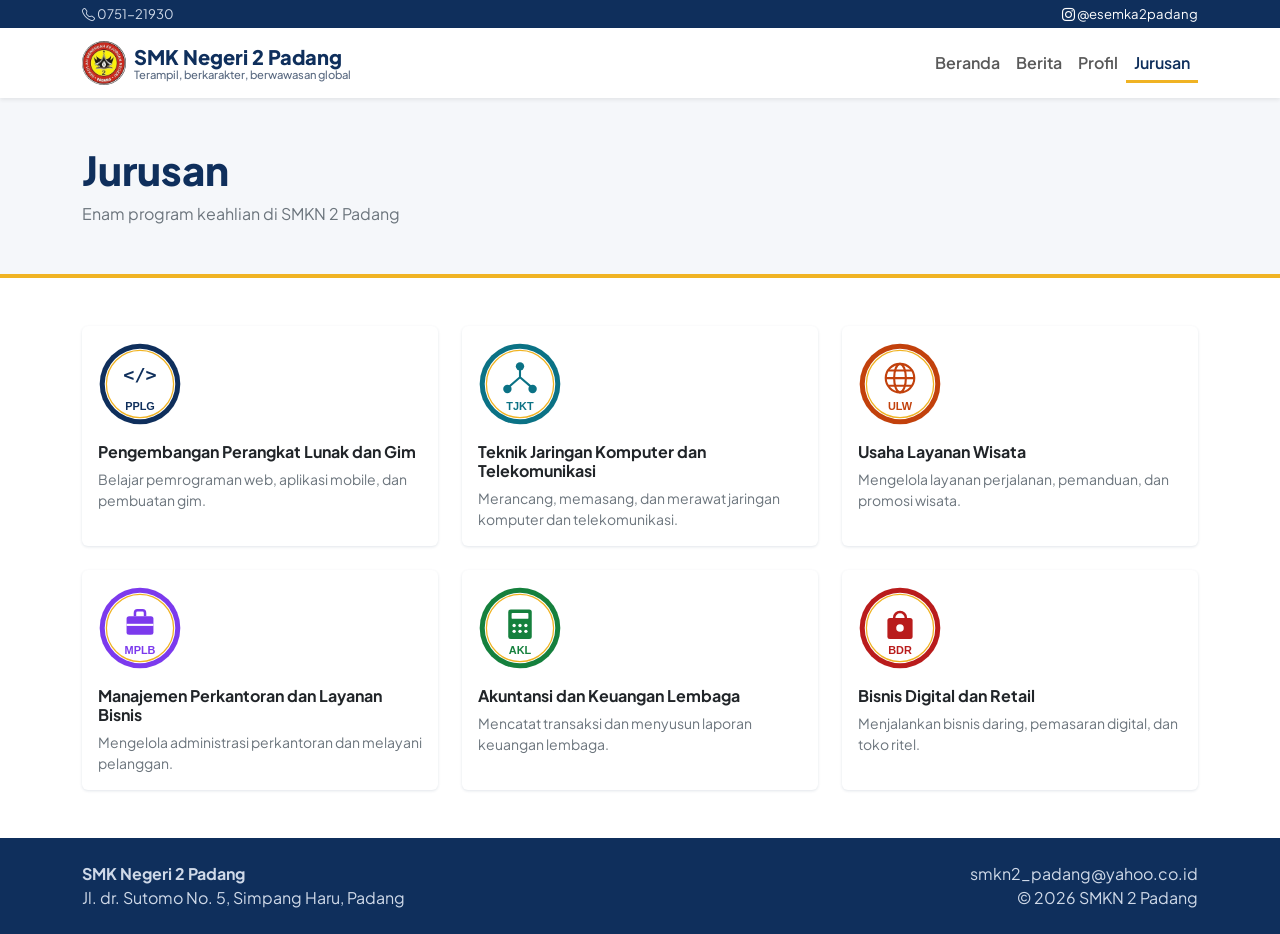
<file: smkn2padang/jurusan.html>
<!DOCTYPE html>
<html lang="id"><head><meta charset="UTF-8"><meta name="viewport" content="width=device-width, initial-scale=1.0">
<title>Jurusan | SMK Negeri 2 Padang</title>
<link rel="preconnect" href="https://fonts.googleapis.com"><link href="https://fonts.googleapis.com/css2?family=Plus+Jakarta+Sans:wght@400;600;800&display=swap" rel="stylesheet">
<link href="https://cdn.jsdelivr.net/npm/bootstrap@5.3.3/dist/css/bootstrap.min.css" rel="stylesheet" integrity="sha384-QWTKZyjpPEjISv5WaRU9OFeRpok6YctnYmDr5pNlyT2bRjXh0JMhjY6hW+ALEwIH" crossorigin="anonymous">
<link href="https://cdn.jsdelivr.net/npm/bootstrap-icons@1.11.3/font/bootstrap-icons.min.css" rel="stylesheet">
<link href="style.css" rel="stylesheet"></head>
<body>
<div class="topbar py-1"><div class="container d-flex justify-content-between flex-wrap"><span><i class="bi bi-telephone"></i> 0751-21930</span><span><a href="https://www.instagram.com/esemka2padang/"><i class="bi bi-instagram"></i> @esemka2padang</a></span></div></div>
<nav class="navbar navbar-expand-lg bg-white sticky-top shadow-sm"><div class="container">
<a class="navbar-brand d-flex align-items-center gap-2" href="index.html"><img src="img/logo.jpg" alt="Logo SMKN 2 Padang" width="44" height="44" class="rounded-circle"><span>SMK Negeri 2 Padang<small>Terampil, berkarakter, berwawasan global</small></span></a>
<button class="navbar-toggler" type="button" data-bs-toggle="collapse" data-bs-target="#menu" aria-controls="menu" aria-expanded="false" aria-label="Buka menu"><span class="navbar-toggler-icon"></span></button>
<div class="collapse navbar-collapse" id="menu"><ul class="navbar-nav ms-auto"><li class="nav-item"><a class="nav-link" href="index.html">Beranda</a></li><li class="nav-item"><a class="nav-link" href="berita.html">Berita</a></li><li class="nav-item"><a class="nav-link" href="profil.html">Profil</a></li><li class="nav-item"><a class="nav-link active" href="jurusan.html">Jurusan</a></li></ul></div></div></nav>
<header class="page-head py-5"><div class="container"><h1 class="sec-title">Jurusan</h1><p class="mb-0 text-secondary">Enam program keahlian di SMKN 2 Padang</p></div></header><section class="container mt-5"><div class="row g-4"><div class="col-md-6 col-lg-4"><div class="card h-100 p-3"><img src="img/jurusan/pplg.svg" alt="Logo jurusan PPLG" width="84" height="84" class="mb-3"><h5 class="fs-6 fw-bold">Pengembangan Perangkat Lunak dan Gim</h5><p class="small text-secondary mb-0">Belajar pemrograman web, aplikasi mobile, dan pembuatan gim.</p></div></div><div class="col-md-6 col-lg-4"><div class="card h-100 p-3"><img src="img/jurusan/tjkt.svg" alt="Logo jurusan TJKT" width="84" height="84" class="mb-3"><h5 class="fs-6 fw-bold">Teknik Jaringan Komputer dan Telekomunikasi</h5><p class="small text-secondary mb-0">Merancang, memasang, dan merawat jaringan komputer dan telekomunikasi.</p></div></div><div class="col-md-6 col-lg-4"><div class="card h-100 p-3"><img src="img/jurusan/ulw.svg" alt="Logo jurusan ULW" width="84" height="84" class="mb-3"><h5 class="fs-6 fw-bold">Usaha Layanan Wisata</h5><p class="small text-secondary mb-0">Mengelola layanan perjalanan, pemanduan, dan promosi wisata.</p></div></div><div class="col-md-6 col-lg-4"><div class="card h-100 p-3"><img src="img/jurusan/mplb.svg" alt="Logo jurusan MPLB" width="84" height="84" class="mb-3"><h5 class="fs-6 fw-bold">Manajemen Perkantoran dan Layanan Bisnis</h5><p class="small text-secondary mb-0">Mengelola administrasi perkantoran dan melayani pelanggan.</p></div></div><div class="col-md-6 col-lg-4"><div class="card h-100 p-3"><img src="img/jurusan/akl.svg" alt="Logo jurusan AKL" width="84" height="84" class="mb-3"><h5 class="fs-6 fw-bold">Akuntansi dan Keuangan Lembaga</h5><p class="small text-secondary mb-0">Mencatat transaksi dan menyusun laporan keuangan lembaga.</p></div></div><div class="col-md-6 col-lg-4"><div class="card h-100 p-3"><img src="img/jurusan/bdr.svg" alt="Logo jurusan BDR" width="84" height="84" class="mb-3"><h5 class="fs-6 fw-bold">Bisnis Digital dan Retail</h5><p class="small text-secondary mb-0">Menjalankan bisnis daring, pemasaran digital, dan toko ritel.</p></div></div></div></section>
<footer class="py-4 mt-5"><div class="container"><div class="row g-3"><div class="col-md-6"><strong>SMK Negeri 2 Padang</strong><br>Jl. dr. Sutomo No. 5, Simpang Haru, Padang</div><div class="col-md-6 text-md-end">smkn2_padang@yahoo.co.id<br>&copy; 2026 SMKN 2 Padang</div></div></div></footer>
<script src="https://cdn.jsdelivr.net/npm/bootstrap@5.3.3/dist/js/bootstrap.bundle.min.js" integrity="sha384-YvpcrYf0tY3lHB60NNkmXc5s9fDVZLESaAA55NDzOxhy9GkcIdslK1eN7N6jIeHz" crossorigin="anonymous"></script>
</body></html>
</file>
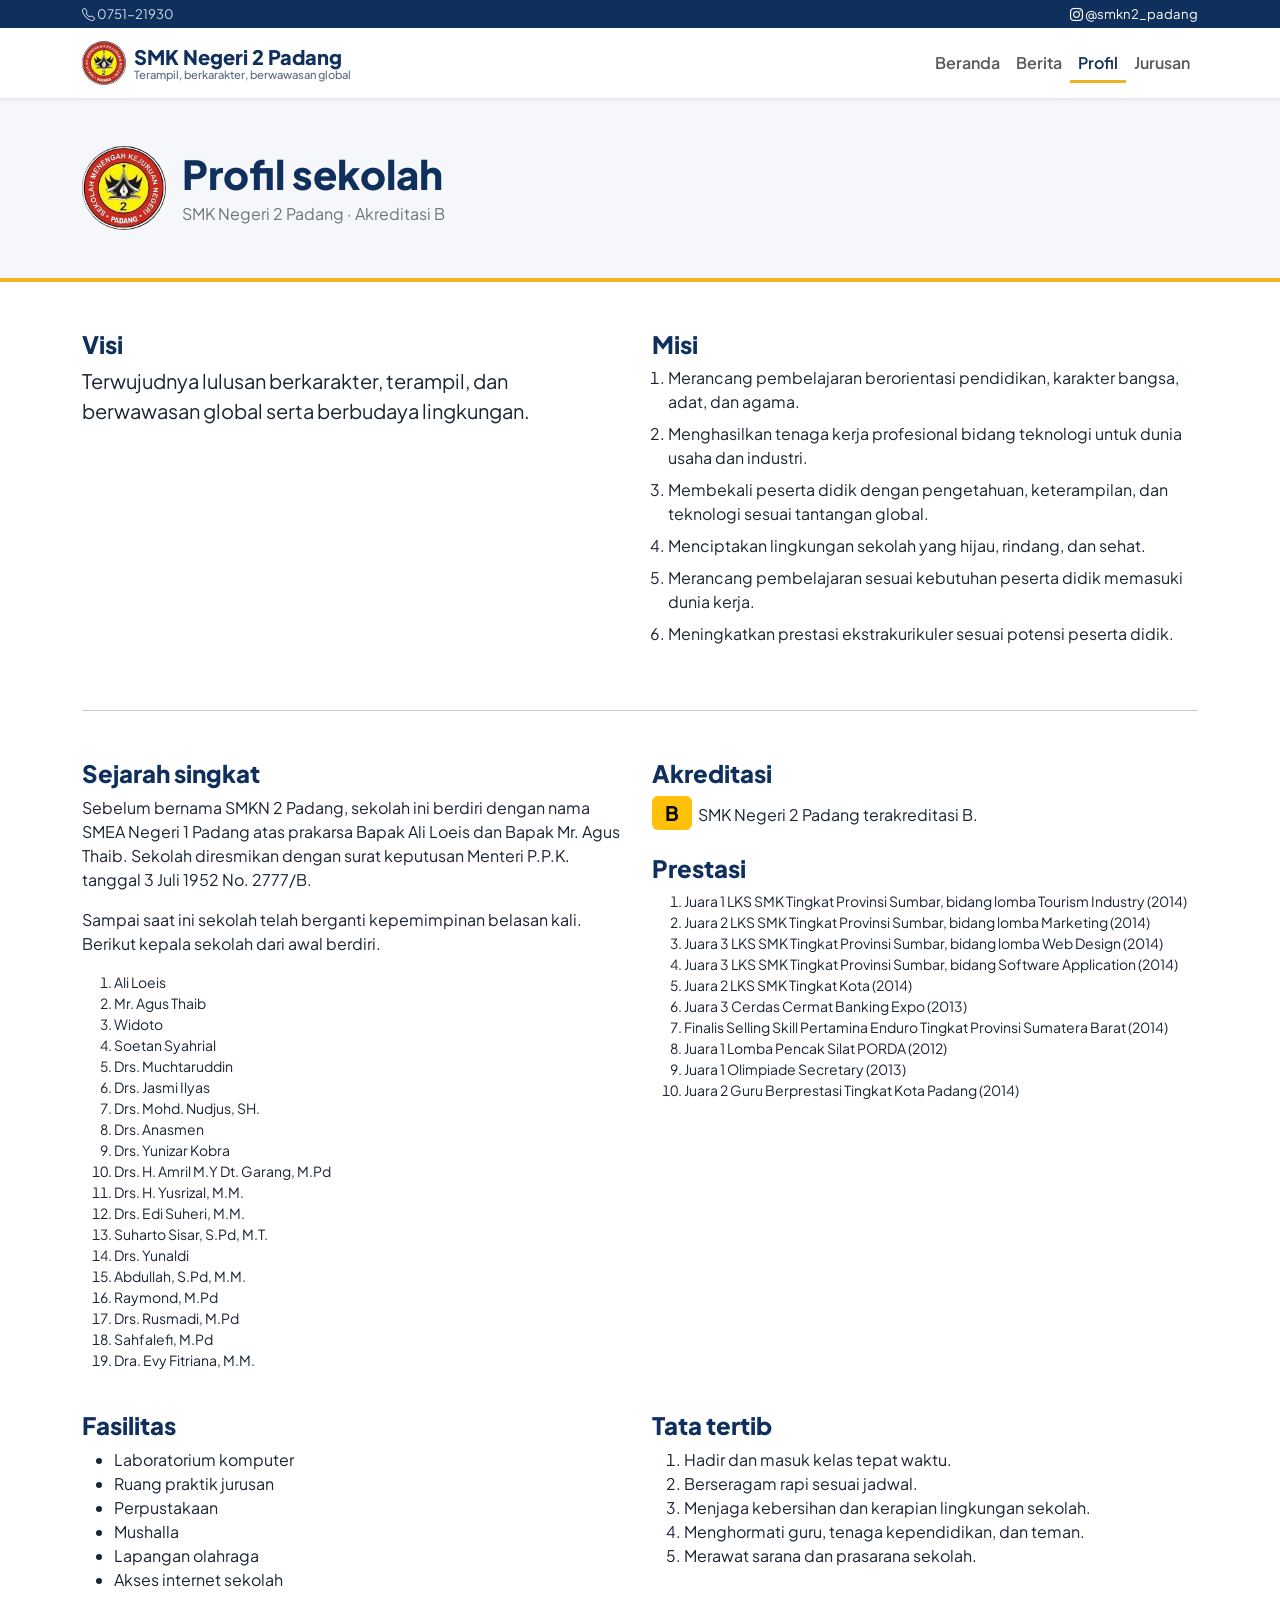
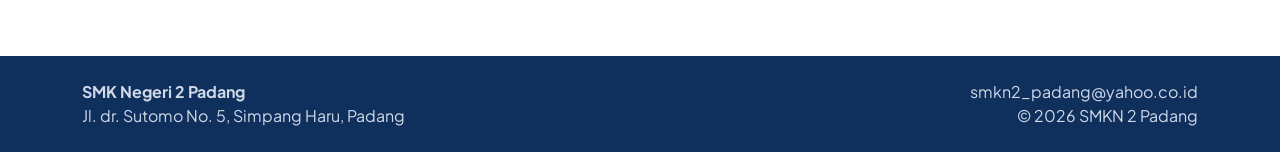
<file: smkn2padang/profil.html>
<!doctype html>
<html lang="id">
  <head>
    <meta charset="UTF-8" />
    <meta name="viewport" content="width=device-width, initial-scale=1.0" />
    <title>Profil | SMK Negeri 2 Padang</title>
    <link rel="preconnect" href="https://fonts.googleapis.com" />
    <link
      href="https://fonts.googleapis.com/css2?family=Plus+Jakarta+Sans:wght@400;600;800&display=swap"
      rel="stylesheet"
    />
    <link
      href="https://cdn.jsdelivr.net/npm/bootstrap@5.3.3/dist/css/bootstrap.min.css"
      rel="stylesheet"
      integrity="sha384-QWTKZyjpPEjISv5WaRU9OFeRpok6YctnYmDr5pNlyT2bRjXh0JMhjY6hW+ALEwIH"
      crossorigin="anonymous"
    />
    <link
      href="https://cdn.jsdelivr.net/npm/bootstrap-icons@1.11.3/font/bootstrap-icons.min.css"
      rel="stylesheet"
    />
    <link href="style.css" rel="stylesheet" />
  </head>
  <body>
    <div class="topbar py-1">
      <div class="container d-flex justify-content-between flex-wrap">
        <span><i class="bi bi-telephone"></i> 0751-21930</span
        ><span
          ><a href="https://www.instagram.com/smkn2_padang/"
            ><i class="bi bi-instagram"></i> @smkn2_padang</a
          ></span
        >
      </div>
    </div>
    <nav class="navbar navbar-expand-lg bg-white sticky-top shadow-sm">
      <div class="container">
        <a
          class="navbar-brand d-flex align-items-center gap-2"
          href="index.html"
          ><img
            src="img/logo.jpg"
            alt="Logo SMKN 2 Padang"
            width="44"
            height="44"
            class="rounded-circle"
          /><span
            >SMK Negeri 2 Padang<small
              >Terampil, berkarakter, berwawasan global</small
            ></span
          ></a
        >
        <button
          class="navbar-toggler"
          type="button"
          data-bs-toggle="collapse"
          data-bs-target="#menu"
          aria-controls="menu"
          aria-expanded="false"
          aria-label="Buka menu"
        >
          <span class="navbar-toggler-icon"></span>
        </button>
        <div class="collapse navbar-collapse" id="menu">
          <ul class="navbar-nav ms-auto">
            <li class="nav-item">
              <a class="nav-link" href="index.html">Beranda</a>
            </li>
            <li class="nav-item">
              <a class="nav-link" href="berita.html">Berita</a>
            </li>
            <li class="nav-item">
              <a class="nav-link active" href="profil.html">Profil</a>
            </li>
            <li class="nav-item">
              <a class="nav-link" href="jurusan.html">Jurusan</a>
            </li>
          </ul>
        </div>
      </div>
    </nav>
    <header class="page-head py-5">
      <div class="container">
        <div class="d-flex align-items-center gap-3">
          <img
            src="img/logo.jpg"
            alt="Logo SMKN 2 Padang"
            width="84"
            height="84"
            class="rounded-circle"
          />
          <div>
            <h1 class="sec-title mb-1">Profil sekolah</h1>
            <p class="mb-0 text-secondary">
              SMK Negeri 2 Padang &middot; Akreditasi B
            </p>
          </div>
        </div>
      </div>
    </header>
    <section class="container mt-5">
      <div class="row g-4">
        <div class="col-lg-6">
          <h2 class="sec-title h4">Visi</h2>
          <p class="fs-5">
            Terwujudnya lulusan berkarakter, terampil, dan berwawasan global
            serta berbudaya lingkungan.
          </p>
        </div>
        <div class="col-lg-6">
          <h2 class="sec-title h4">Misi</h2>
          <ol class="misi ps-3">
            <li>
              Merancang pembelajaran berorientasi pendidikan, karakter bangsa,
              adat, dan agama.
            </li>
            <li>
              Menghasilkan tenaga kerja profesional bidang teknologi untuk dunia
              usaha dan industri.
            </li>
            <li>
              Membekali peserta didik dengan pengetahuan, keterampilan, dan
              teknologi sesuai tantangan global.
            </li>
            <li>
              Menciptakan lingkungan sekolah yang hijau, rindang, dan sehat.
            </li>
            <li>
              Merancang pembelajaran sesuai kebutuhan peserta didik memasuki
              dunia kerja.
            </li>
            <li>
              Meningkatkan prestasi ekstrakurikuler sesuai potensi peserta
              didik.
            </li>
          </ol>
        </div>
      </div>
      <hr class="my-5" />
      <div class="row g-4">
        <div class="col-lg-6">
          <h2 class="sec-title h4">Sejarah singkat</h2>
          <p>
            Sebelum bernama SMKN 2 Padang, sekolah ini berdiri dengan nama SMEA
            Negeri 1 Padang atas prakarsa Bapak Ali Loeis dan Bapak Mr. Agus
            Thaib. Sekolah diresmikan dengan surat keputusan Menteri P.P.K.
            tanggal 3 Juli 1952 No. 2777/B.
          </p>
          <p>
            Sampai saat ini sekolah telah berganti kepemimpinan belasan kali.
            Berikut kepala sekolah dari awal berdiri.
          </p>
          <ol class="small">
            <li>Ali Loeis</li>
            <li>Mr. Agus Thaib</li>
            <li>Widoto</li>
            <li>Soetan Syahrial</li>
            <li>Drs. Muchtaruddin</li>
            <li>Drs. Jasmi Ilyas</li>
            <li>Drs. Mohd. Nudjus, SH.</li>
            <li>Drs. Anasmen</li>
            <li>Drs. Yunizar Kobra</li>
            <li>Drs. H. Amril M.Y Dt. Garang, M.Pd</li>
            <li>Drs. H. Yusrizal, M.M.</li>
            <li>Drs. Edi Suheri, M.M.</li>
            <li>Suharto Sisar, S.Pd, M.T.</li>
            <li>Drs. Yunaldi</li>
            <li>Abdullah, S.Pd, M.M.</li>
            <li>Raymond, M.Pd</li>
            <li>Drs. Rusmadi, M.Pd</li>
            <li>Sahfalefi, M.Pd</li>
            <li>Dra. Evy Fitriana, M.M.</li>
          </ol>
        </div>
        <div class="col-lg-6">
          <h2 class="sec-title h4">Akreditasi</h2>
          <p>
            <span class="badge text-bg-warning fs-5">B</span> &nbsp;SMK Negeri 2
            Padang terakreditasi B.
          </p>
          <h2 class="sec-title h4 mt-4">Prestasi</h2>
          <ol class="small">
            <li>
              Juara 1 LKS SMK Tingkat Provinsi Sumbar, bidang lomba Tourism
              Industry (2014)
            </li>
            <li>
              Juara 2 LKS SMK Tingkat Provinsi Sumbar, bidang lomba Marketing
              (2014)
            </li>
            <li>
              Juara 3 LKS SMK Tingkat Provinsi Sumbar, bidang lomba Web Design
              (2014)
            </li>
            <li>
              Juara 3 LKS SMK Tingkat Provinsi Sumbar, bidang Software
              Application (2014)
            </li>
            <li>Juara 2 LKS SMK Tingkat Kota (2014)</li>
            <li>Juara 3 Cerdas Cermat Banking Expo (2013)</li>
            <li>
              Finalis Selling Skill Pertamina Enduro Tingkat Provinsi Sumatera
              Barat (2014)
            </li>
            <li>Juara 1 Lomba Pencak Silat PORDA (2012)</li>
            <li>Juara 1 Olimpiade Secretary (2013)</li>
            <li>Juara 2 Guru Berprestasi Tingkat Kota Padang (2014)</li>
          </ol>
        </div>
        <div class="col-md-6">
          <h2 class="sec-title h4">Fasilitas</h2>
          <ul>
            <li>Laboratorium komputer</li>
            <li>Ruang praktik jurusan</li>
            <li>Perpustakaan</li>
            <li>Mushalla</li>
            <li>Lapangan olahraga</li>
            <li>Akses internet sekolah</li>
          </ul>
        </div>
        <div class="col-md-6">
          <h2 class="sec-title h4">Tata tertib</h2>
          <ol>
            <li>Hadir dan masuk kelas tepat waktu.</li>
            <li>Berseragam rapi sesuai jadwal.</li>
            <li>Menjaga kebersihan dan kerapian lingkungan sekolah.</li>
            <li>Menghormati guru, tenaga kependidikan, dan teman.</li>
            <li>Merawat sarana dan prasarana sekolah.</li>
          </ol>
        </div>
      </div>
    </section>
    <footer class="py-4 mt-5">
      <div class="container">
        <div class="row g-3">
          <div class="col-md-6">
            <strong>SMK Negeri 2 Padang</strong><br />Jl. dr. Sutomo No. 5,
            Simpang Haru, Padang
          </div>
          <div class="col-md-6 text-md-end">
            smkn2_padang@yahoo.co.id<br />&copy; 2026 SMKN 2 Padang
          </div>
        </div>
      </div>
    </footer>
    <script
      src="https://cdn.jsdelivr.net/npm/bootstrap@5.3.3/dist/js/bootstrap.bundle.min.js"
      integrity="sha384-YvpcrYf0tY3lHB60NNkmXc5s9fDVZLESaAA55NDzOxhy9GkcIdslK1eN7N6jIeHz"
      crossorigin="anonymous"
    ></script>
  </body>
</html>
</file>
<file: smkn2padang/style.css>
:root{--navy:#0f2f5c;--gold:#f0b323;--paper:#f5f7fa;--ink:#1b2433}
body{font-family:'Plus Jakarta Sans',system-ui,sans-serif;color:var(--ink);background:#fff}
.topbar{background:var(--navy);color:#cfd9e8;font-size:.82rem}
.topbar a{color:#fff;text-decoration:none}
.navbar-brand{font-weight:800;color:var(--navy)!important;line-height:1.1}
.navbar-brand small{display:block;font-weight:500;font-size:.7rem;color:#5b6b82}
.nav-link{font-weight:600}
.nav-link.active{color:var(--navy)!important;box-shadow:inset 0 -3px var(--gold)}
.btn-gold{background:var(--gold);border:0;font-weight:700;color:var(--navy)}
.btn-gold:hover{background:#d99f12;color:var(--navy)}
.hero{background:var(--navy);color:#fff;position:relative;overflow:hidden}
.hero::after{content:"";position:absolute;right:-8%;top:-20%;width:34%;height:150%;background:var(--gold);transform:rotate(18deg);opacity:.95}
.hero .container{position:relative;z-index:1}
.hero h1{font-weight:800;letter-spacing:-.02em}
.foto{min-height:300px;border-radius:.75rem;background:url(img/gedung.jpg) center/cover,linear-gradient(135deg,#2c5a96,#0b2244);display:flex;align-items:end;color:#fff;padding:1rem;font-size:.85rem}
.page-head{background:var(--paper);border-bottom:4px solid var(--gold)}
.sec-title{font-weight:800;color:var(--navy)}
.card{border:0;box-shadow:0 1px 3px rgba(15,47,92,.12)}
.card-img-top{height:170px;object-fit:cover;background:linear-gradient(135deg,#dfe7f2,#b9c9de)}
.thumb{height:170px;background:linear-gradient(135deg,#dfe7f2,#b9c9de)}
.kat{font-size:.75rem;font-weight:700;color:#a86f00}
.ikon{width:56px;height:56px;border-radius:50%;background:var(--navy);color:var(--gold);display:grid;place-items:center;font-size:1.6rem}
.misi li{margin-bottom:.5rem}
footer{background:var(--navy);color:#cfd9e8}
footer a{color:#fff}
</file>
